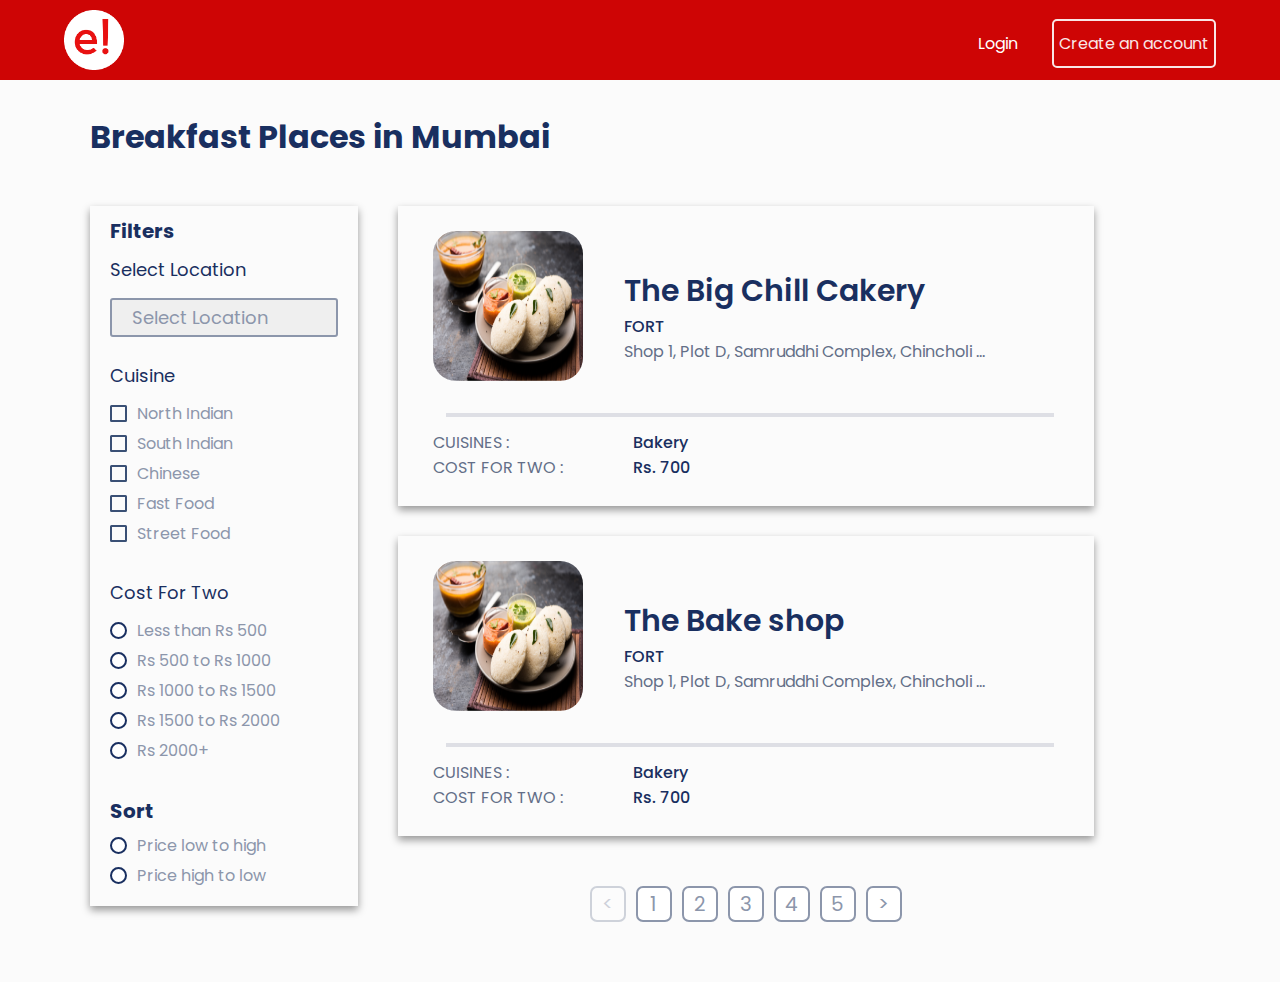
<file: assignment-1-Pranav0759/HTML/index.html>
<!DOCTYPE html>
<html lang="en">
<head>
    <meta charset="UTF-8">
    <meta name="viewport" content="width=device-width,initial-scale=1.0">
    <meta http-equiv="X-UA-Compatible" content="ie=edge">
    <title>Best Online Food Delievery Service in India| MyOnlineMeals.com </title>
    
    <!-- Css -->
    <link rel="stylesheet" type="text/css" href="https://pranav0759.github.io/pranav-practice/assignment-1-Pranav0759/CSS/index.css">
    <!-- <link rel="stylesheet" type="text/css" media="screen and (max-width:1200px)" href="D:/Responsive/Responsive-1/CSS/phone.css"> -->
    <!-- fonts poppins -->
    <link rel="preconnect" href="https://fonts.googleapis.com">
    <link rel="preconnect" href="https://fonts.gstatic.com" crossorigin>
    <link href="https://fonts.googleapis.com/css2?family=Poppins:wght@300&display=swap" rel="stylesheet">
    <!-- awesome fonts -->
    <link rel="stylesheet" href="https://cdnjs.cloudflare.com/ajax/libs/font-awesome/6.0.0-beta2/css/all.min.css"></link>
</head>
<body>
    <nav id="navbar">
        <div id="box">
        <div id="logo"><img src="https://pranav0759.github.io/pranav-practice/assignment-1-Pranav0759/image/elogo.png" alt="Image Error"></div>
        <div id="btn-1">
            <a href="">Login</a>
            <button>Create an account</button>
        </div>
        </div>
    </nav>

    
<div id="home">
    <div id="tit">
        <p>Breakfast Places in Mumbai</p>
    </div><br>
    <div id="home-LR">
    <div id="home-left">
        <h3>Filters</h3>
        <label><p class="input-tit">Select Location</p></label>
        <select>
            <option><p>Select Location</p></option>
        </select>
        <br>

        <label><p class="input-tit">Cuisine</p></label><br>
        <div class="flex1"><input type="checkbox" name="North-Indian"><p>North Indian</p></div></br>
        <div class="flex1"><input type="checkbox" name="South-Indian"><p>South Indian</p></div><br>
        <div class="flex1"><input type="checkbox" name="Chinese"><p>Chinese</p></div><br>
        <div class="flex1"><input type="checkbox" name="Fast-Food"><p>Fast Food</p></div><br>
        <div class="flex1"><input type="checkbox" name="Street-Food"><p>Street Food</p></div><br>
        <br>

        <label><p class="input-tit">Cost For Two</p></label><br>
        <div class="flex2"><input type="radio" name="l1" value=""> <p>Less than Rs 500</p></div><br>
        <div class="flex2"><input type="radio" name="l1" value=""> <p>Rs 500 to Rs 1000</p></div><br>
        <div class="flex2"><input type="radio" name="l1" value=""> <p>Rs 1000 to Rs 1500</p></div><br>
        <div class="flex2"><input type="radio" name="l1" value=""> <p>Rs 1500 to Rs 2000</p></div><br>
        <div class="flex2"><input type="radio" name="l1" value=""> <p>Rs 2000+</p></div><br>
        <br>
        
        <label><h3>Sort</h3></label>
        <div class="flex2"><input type="radio" name="p1" value="price"> <p>Price low to high</p></div><br>
        <div class="flex2"><input type="radio" name="p1" value="price"> <p>Price high to low</p></div><br>
    </div>

    <div id="home-right">
        <div class="breakfast-list">
        <div class="bimg-left">
            <img src="https://pranav0759.github.io/pranav-practice/assignment-1-Pranav0759/image/shutterstock-1154073754.png">
            <div class="bimg-center">
            <p class="b-big">The Big Chill Cakery</p>
            <p class="b-bmid">FORT</p>
            <p class="b-mid">Shop 1, Plot D, Samruddhi Complex, Chincholi ...</p></div>
        </div>
            <div class="hr"></div>
            <div class="inline-b"><p class="b-mid">CUISINES :</p><p class="b-bmid">Bakery</p></div>
            <div class="inline-b"><p class="b-mid">COST FOR TWO :</p><p class="b-bmid">Rs. 700</p></div>
        </div>
        <div class="breakfast-list">
        <div class="bimg-left">
            <img src="https://pranav0759.github.io/pranav-practice/assignment-1-Pranav0759/image/shutterstock-1154073754.png">
            <div class="bimg-center">
            <p class="b-big">The Bake shop</p>
            <p class="b-bmid">FORT</p>
            <p class="b-mid">Shop 1, Plot D, Samruddhi Complex, Chincholi ...</p></div>
        </div>
            <div class="hr"></div>
            <div class="inline-b"><p class="b-mid">CUISINES :</p><p class="b-bmid">Bakery</p></div>
            <div class="inline-b"><p class="b-mid">COST FOR TWO :</p><p class="b-bmid">Rs. 700</p></div>
        </div>
   
        <div id="page-chg">
            <button disabled class="p-btn"><p class="p-font">&lt</p></button>
            <button class="p-btn"><p class="p-font">1</p></button>
            <button class="p-btn"><p class="p-font">2</p></button>
            <button class="p-btn"><p class="p-font">3</p></button>
            <button class="p-btn"><p class="p-font">4</p></button>
            <button class="p-btn"><p class="p-font">5</p></button>
            <button class="p-btn"><p class="p-font">&gt</p></button>
        </div>
    </div>
    </div>
</div>
<!-- <div class="Rectangle-2353">om  bhai</div> -->
</body>
</html>
</file>
